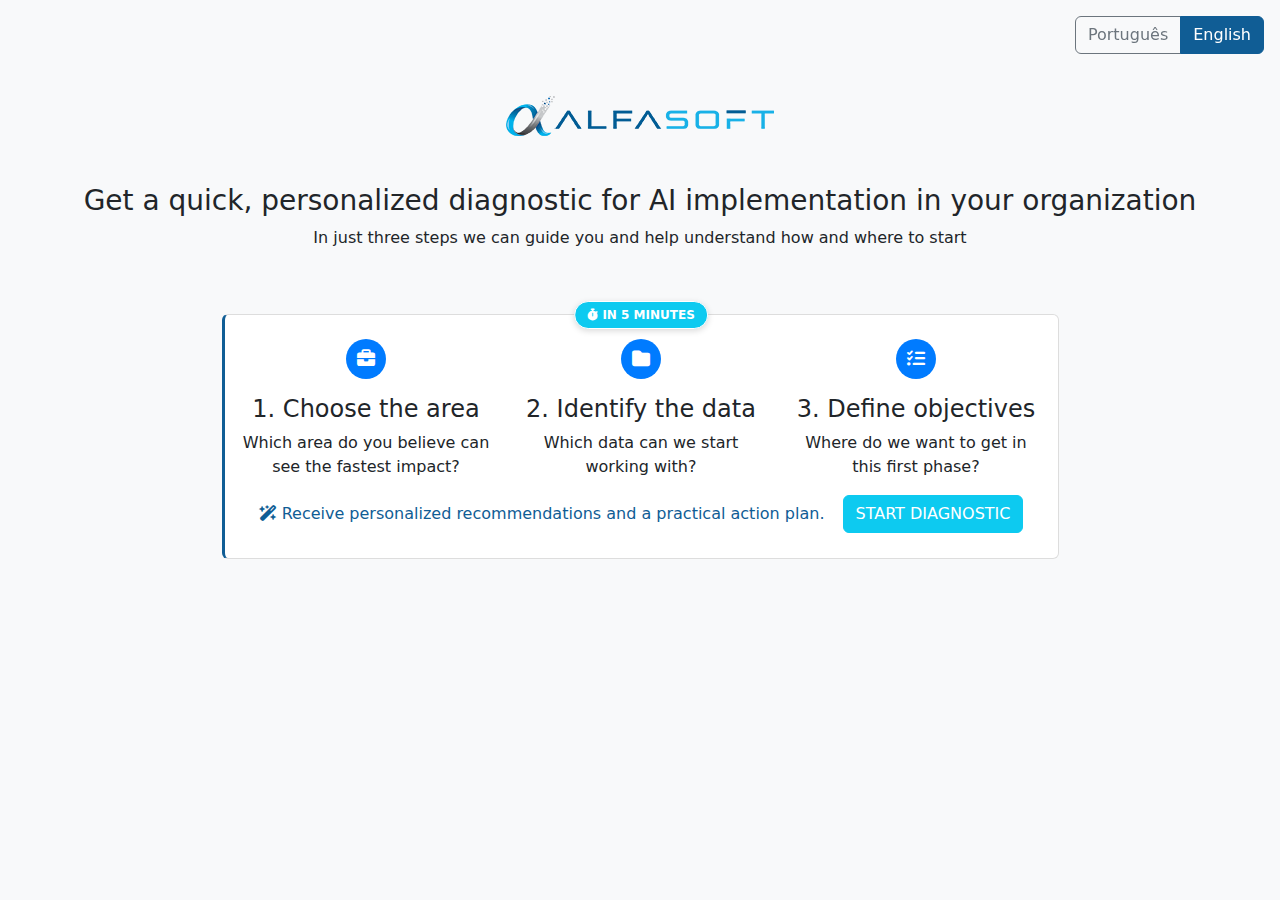
<file: index.html>
<!DOCTYPE html>
<html lang="pt">
<head>
  <meta charset="UTF-8" />
  <meta name="viewport" content="width=device-width, initial-scale=1.0" />
  <title>Captura de Leads</title>

  <link href="https://cdn.jsdelivr.net/npm/bootstrap@5.3.2/dist/css/bootstrap.min.css" rel="stylesheet" />

  <link
    rel="stylesheet"
    href="https://cdnjs.cloudflare.com/ajax/libs/font-awesome/6.5.0/css/all.min.css"
    crossorigin="anonymous"
    referrerpolicy="no-referrer"
  />
  
  <link rel="stylesheet" href="style.css">
</head>

<body class="bg-light">

  <!-- Language Selector -->
  <div class="position-fixed top-0 end-0 p-3" style="z-index: 1000;">
    <div class="btn-group" role="group">
      <input type="radio" class="btn-check" name="lang" id="langPt" value="pt" autocomplete="off" checked>
      <label class="btn btn-outline-secondary" for="langPt">Português</label>
      <input type="radio" class="btn-check" name="lang" id="langEn" value="en" autocomplete="off">
      <label class="btn btn-outline-secondary" for="langEn">English</label>
    </div>
  </div>

  <div class="container py-5 mt-5">
    <div class="row">
        <div class="d-flex justify-content-center mb-5">
        <img src="img/logo.png">
        </div>
    </div>
    <div class="mx-auto text-center">

      <h3 id="title"></h3>
      <p id="description"></p>
    
      <div class="d-flex justify-content-center">
        <div class="card my-card position-relative w-75 mt-5" id="introCard">
          <span class="badge-pill bg-info"><i class="fa-solid fa-stopwatch"></i> <span id="badge-time">EM 5 MINUTOS</span></span>
          <div class="card-body row">
            <div class="col-md-4">
              <p class="icon-circle mt-2"><i class="fa-solid fa-briefcase"></i></p>
              <h4 id="title1"></h4>
              <p id="message1"></p>
            </div>
            <div class="col-md-4">
              <p class="icon-circle mt-2"><i class="fa-solid fa-folder"></i></p>
              <h4 id="title2"></h4>
              <p id="message2"></p>
            </div>
            <div class="col-md-4">
              <p class="icon-circle mt-2"><i class="fa-solid fa-list-check"></i></p>
              <h4 id="title3"></h4>
              <p id="message3"></p>
            </div>
            <div class="d-flex flex-wrap align-content-between">
            <p class="primary-color"><i class="fa-solid fa-wand-magic-sparkles"></i> <span id="receive">Receba recomendações personalizadas e um plano de ação prático.</span></p>
            <button class="btn btn-info" id="startButton">Iniciar diagnóstico</button>
            </div>
          </div>
          
            
          </div>
        </div>
      </div>
    </div>
  </div>

  <script src="js/script-landing.js"></script>
  <script src="js/icons.js"></script>
</body>
</html>
</file>
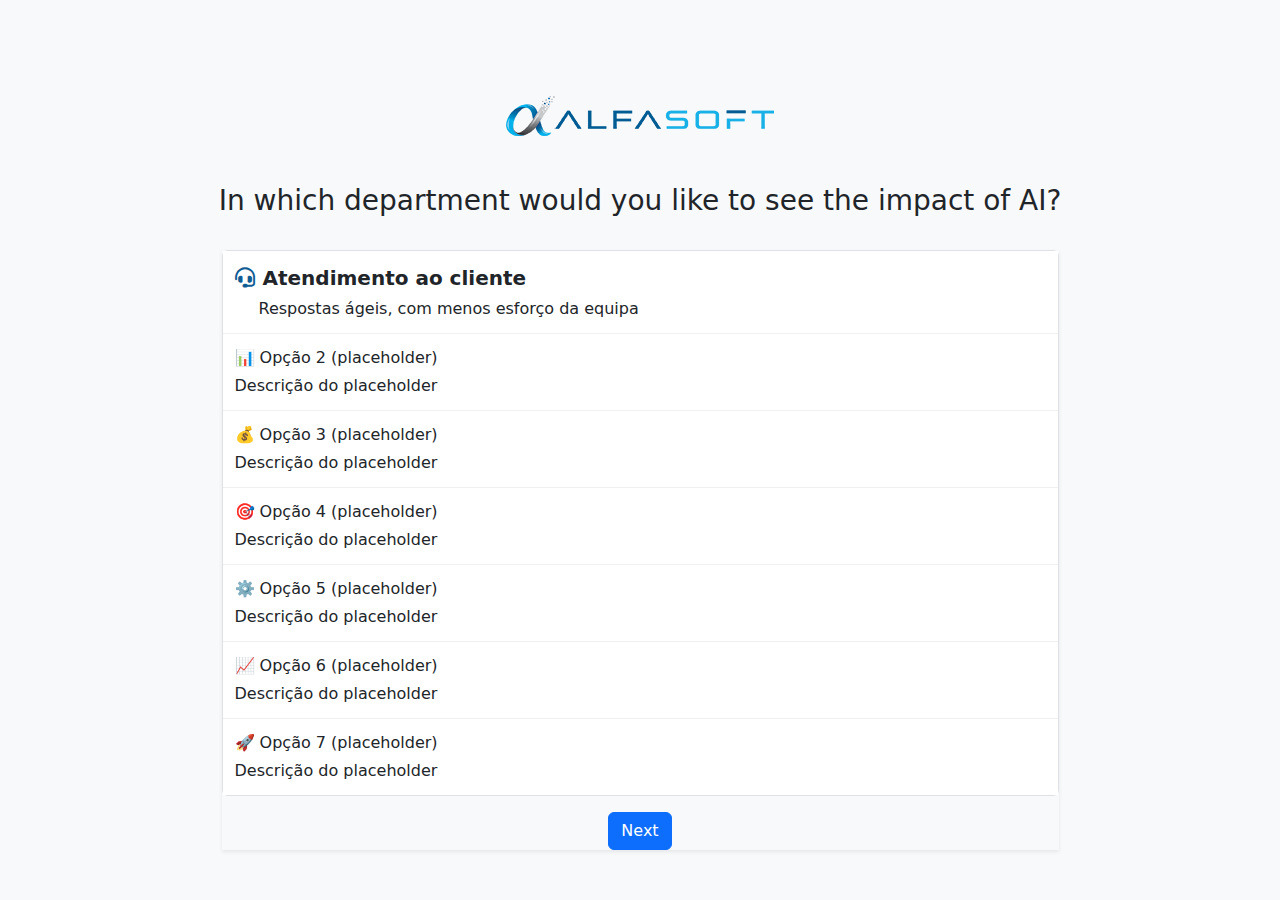
<file: question1.html>
<!DOCTYPE html>
<html lang="pt">
<head>
  <meta charset="UTF-8" />
  <meta name="viewport" content="width=device-width, initial-scale=1.0" />
  <title>Formulário de Diagnóstico - Captura de Leads</title>

  <link href="https://cdn.jsdelivr.net/npm/bootstrap@5.3.2/dist/css/bootstrap.min.css" rel="stylesheet" />

  <link
    rel="stylesheet"
    href="https://cdnjs.cloudflare.com/ajax/libs/font-awesome/6.5.0/css/all.min.css"
    crossorigin="anonymous"
    referrerpolicy="no-referrer"
  />

  <link rel="stylesheet" href="style.css">
</head>

<body class="bg-light">

  <div class="container py-5 mt-5">
    <div class="row">
        <div class="d-flex justify-content-center mb-5">
        <img src="img/logo.png">
        </div>
    </div>
    <div class="mx-auto text-center">

      <h3 id="title"></h3>

    
      <div class="d-flex justify-content-center">
        <div class="shadow-sm mt-4 w-75">
          <div class="card-body">
            <form id="leadForm">
              <!-- Single-select with all options visible -->
              <div class="custom-select-wrapper mb-3">
                <div class="custom-select" id="customSelect">
                  <ul class="options">
                    <li data-value="option1">
                      <span><i class="fa-solid fa-headset me-2"></i><strong>Atendimento ao cliente</strong></span>
                      <small class="ms-4">Respostas ágeis, com menos esforço da equipa</small>
                    </li>
                    <li data-value="option2">
                      📊 Opção 2 (placeholder)<br>
                      <small>Descrição do placeholder</small>
                    </li>
                    <li data-value="option3">
                      💰 Opção 3 (placeholder)<br>
                      <small>Descrição do placeholder</small>
                    </li>
                    <li data-value="option4">
                      🎯 Opção 4 (placeholder)<br>
                      <small>Descrição do placeholder</small>
                    </li>
                    <li data-value="option5">
                      ⚙️ Opção 5 (placeholder)<br>
                      <small>Descrição do placeholder</small>
                    </li>
                    <li data-value="option6">
                      📈 Opção 6 (placeholder)<br>
                      <small>Descrição do placeholder</small>
                    </li>
                    <li data-value="option7">
                      🚀 Opção 7 (placeholder)<br>
                      <small>Descrição do placeholder</small>
                    </li>
                  </ul>
                </div>
              </div>

              <button type="submit" id="next" class="btn btn-primary"></button>
            </form>

            <p id="success" class="text-success mt-3" style="display:none;"></p>
            <p id="error" class="text-danger mt-3" style="display:none;"></p>
          </div>
      </div>

    </div>
  </div>

    <script src="js/script-question.js"></script>
  <script src="js/icons.js"></script>
</body>
</html>
</file>
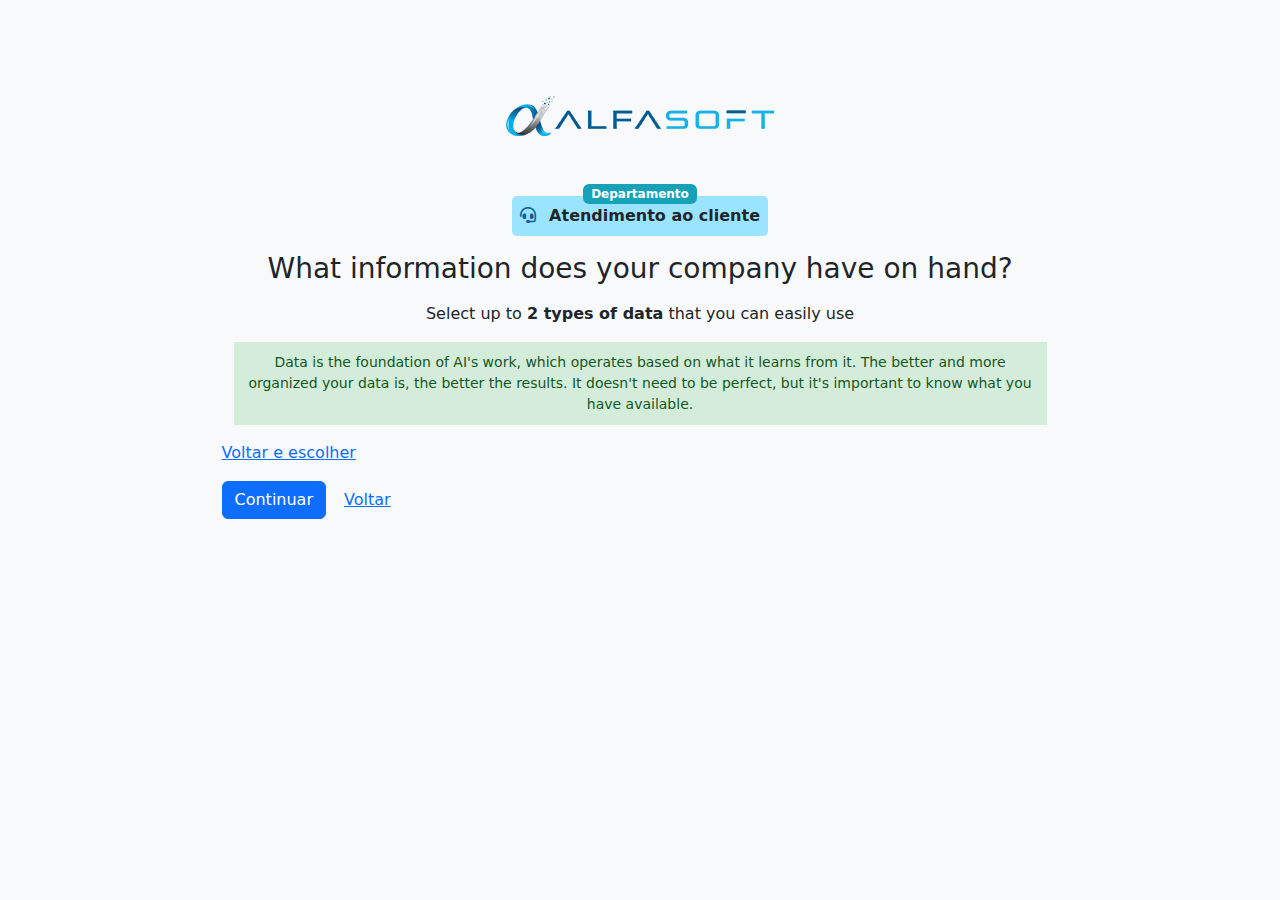
<file: question2.html>
<!DOCTYPE html>
<html lang="pt">
<head>
  <meta charset="UTF-8" />
  <meta name="viewport" content="width=device-width, initial-scale=1.0" />
  <title>Formulário de Diagnóstico - Captura de Leads</title>

  <link href="https://cdn.jsdelivr.net/npm/bootstrap@5.3.2/dist/css/bootstrap.min.css" rel="stylesheet" />

  <link
    rel="stylesheet"
    href="https://cdnjs.cloudflare.com/ajax/libs/font-awesome/6.5.0/css/all.min.css"
    crossorigin="anonymous"
    referrerpolicy="no-referrer"
  />

  <link rel="stylesheet" href="style.css">

  <style>
    span.badge.badge-info {
        background-color: #17a2b8;
    }
    .p-2 {
        background-color: #9AE4FF;
        border-radius: 5px;
    }
    .badge-container {
        position: relative;
        display: flex;
        flex-direction: column;
        align-items: center;
    }
    .badge-container .badge {
        position: absolute;
        z-index: 10;
    }
    .badge-container .p-2 {
        margin-top: 12px;
    }
  </style>
</head>

<body class="bg-light">
  <div class="container py-5 mt-5">
    <div class="row">
      <div class="d-flex justify-content-center mb-5">
        <img src="img/logo.png">
      </div>
    </div>

<div class="mx-auto text-center">
<div class="badge-container">
    <span class="badge badge-info">
        <span id="badge-time">Departamento</span>
    </span>
    <div class="p-2">
        <span>
            <i class="fa-solid fa-headset me-2 primary-color"></i>
            <strong>Atendimento ao cliente</strong>
        </span>
    </div>
</div>

<!-- Título do page2 -->
<h3 id="title" class="my-3"></h3>
<p id="description"></p>
<div class="d-flex justify-content-center m-3">
    <small id="note"></small>
</div>


<div id="question2Content" class="w-75 mx-auto">
    <div class="card-body text-start">
        <p id="body"></p>
        <a class="btn btn-primary" href="question3.html">Continuar</a>
        <a class="btn btn-link" href="question1.html">Voltar</a>
    </div>
</div>

</div>


  <script src="js/script-question2.js"></script>
  <script src="js/icons.js"></script>
</body>
</html>
</file>
<file: style.css>
.icon-circle {
    display: inline-flex;            /* para centralizar o ícone */
    justify-content: center;         /* horizontal */
    align-items: center;             /* vertical */
    width: 40px;                     /* tamanho do círculo */
    height: 40px;
    border-radius: 50%;              /* círculo */
    background-color: #007bff;       /* cor de fundo */
    color: white;                     /* cor do ícone */
    font-size: 18px;                 /* tamanho do ícone */
}

.primary-color {
    color: #105D95;
}

.card {
    border-left: #105D95 3px solid !important; 
}

.align-content-between {
    justify-content: space-evenly;
    align-items: baseline;
}

.btn.btn-info {
    color: #fff;
}

.my-card {
  border: 1px solid #ddd;
  overflow: visible !important; /* ESSENCIAL */
}

.my-card .badge-pill {
  position: absolute;
  top: 0;
  left: 50%;
  transform: translate(-50%, -50%);

  background-color: #0d6efd;
  color: white;
  padding: 4px 12px;
  border-radius: 50px;
  font-size: 12px;
  font-weight: 600;

  /* Efeito visual bonito: fica sobre a border */
  box-shadow: 0 2px 6px rgba(0,0,0,0.15);
  border: 1px solid white; /* contorno branco para destacar */
  white-space: nowrap;
}

/* Custom Single-select with all options visible */
.custom-select-wrapper {
  width: 100%;
  max-width: 100%;
  position: relative;
  font-family: inherit;
}

.custom-select {
  border: 1px solid #dee2e6;
  border-radius: 6px;
  cursor: pointer;
  position: relative;
  background-color: white;
}

.custom-select .options {
  list-style: none;
  padding: 0;
  margin: 0;
  display: block;
  background-color: white;
  z-index: 1000;
}

.custom-select .options li {
  padding: 12px;
  display: flex;
  flex-direction: column;
  gap: 4px;
  transition: background 0.2s;
  border-bottom: 1px solid #f0f0f0;
  cursor: pointer;
  position: relative;
}

.custom-select .options li:last-child {
  border-bottom: none;
}

.custom-select .options li small {
  font-size: 16px;
}

.custom-select .options li i {
  color: #105D95;
}

/* Language Selector */
.btn-group .btn-check:checked + .btn {
  background-color: #105D95;
  border-color: #105D95;
  color: white;
}

.btn-group .btn {
  font-weight: 500;
}

.custom-select .options li:hover {
  background-color: #0056b3;
  color: white !important;
}

.custom-select .options li:hover i {
  color: white;
}

.custom-select .options li.selected::before {
  color: white;
  font-weight: bold;
  margin-right: 4px;
}

.custom-select .options li.selected {
  background-color: #0056b3;
  color: white;
}

.custom-select .options li.selected i {
  color: white;
}

.custom-select-wrapper.mb-3 {
    text-align: left;
}

li span {
  font-size: 20px
}

#note {
  width: 75%;
}

small#note {
  background-color: #d4edda;
  padding: 10px;
  color: #155724;
}
</file>
